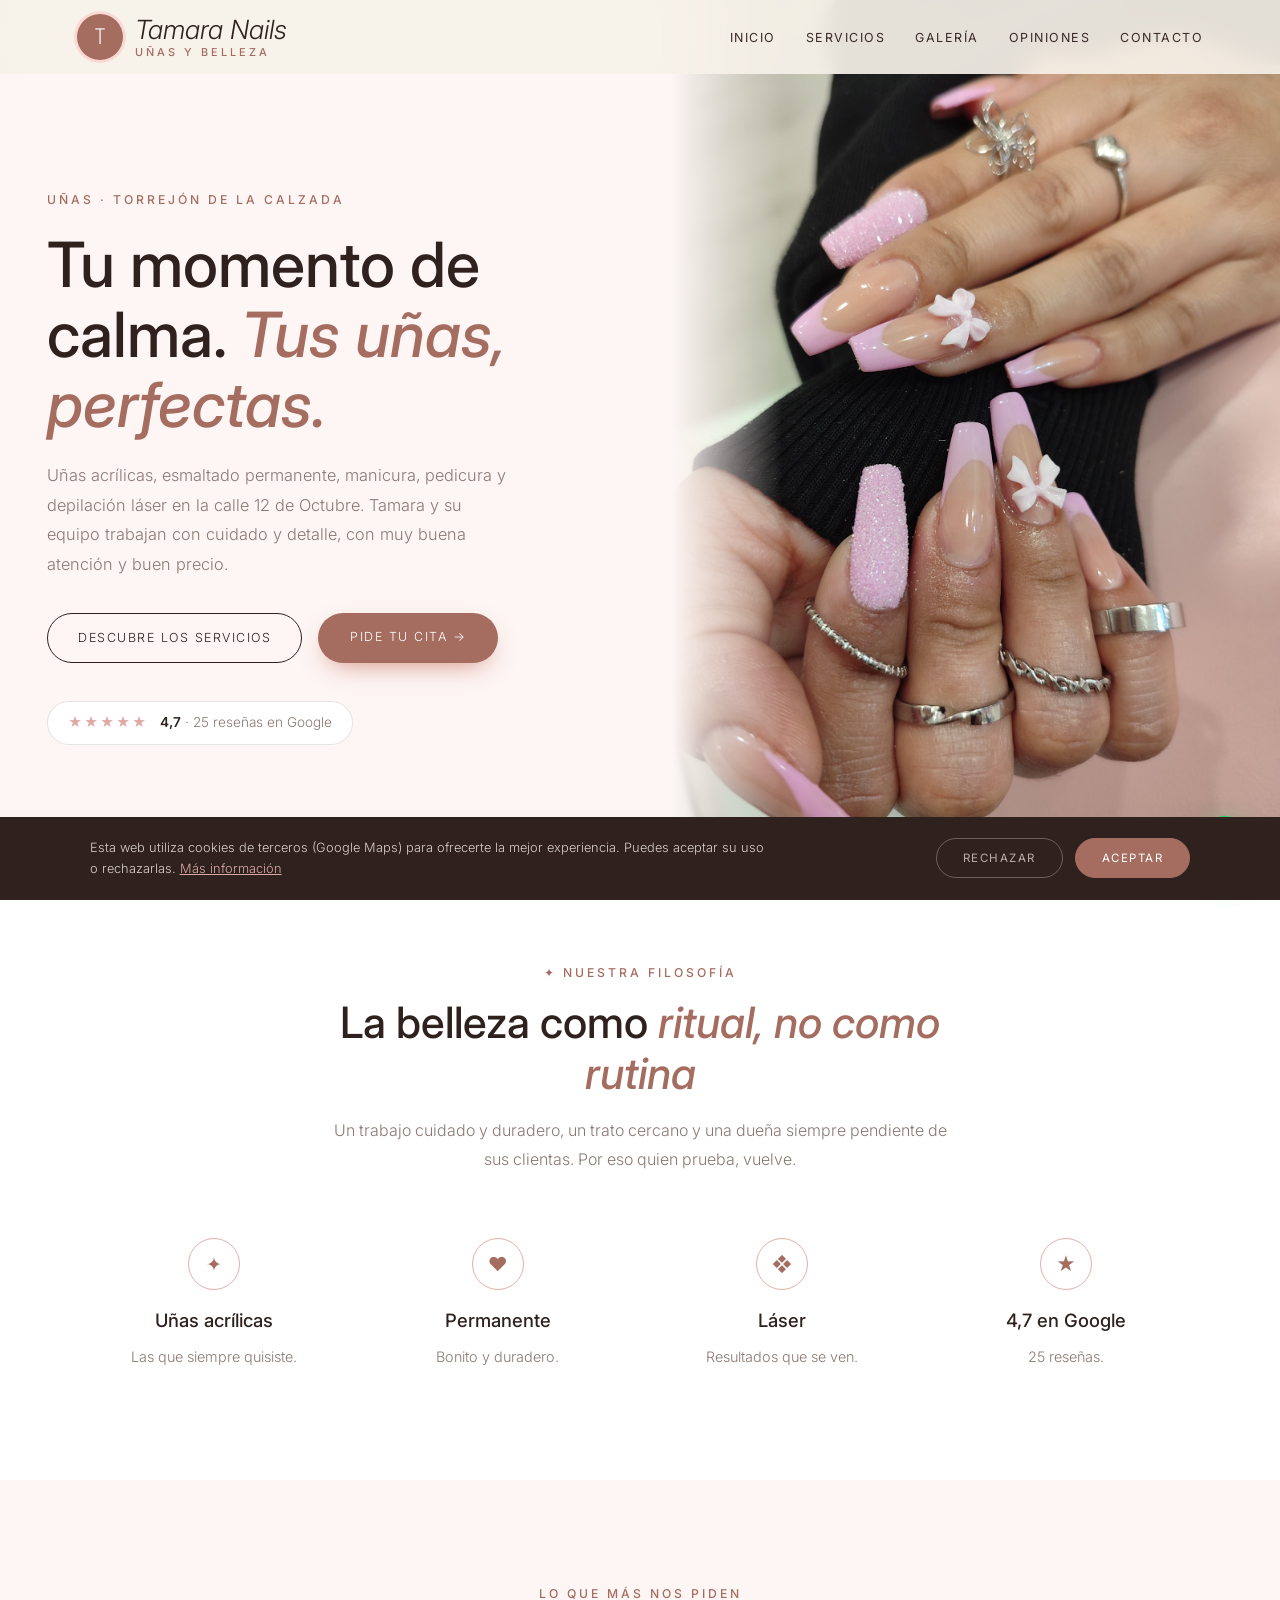
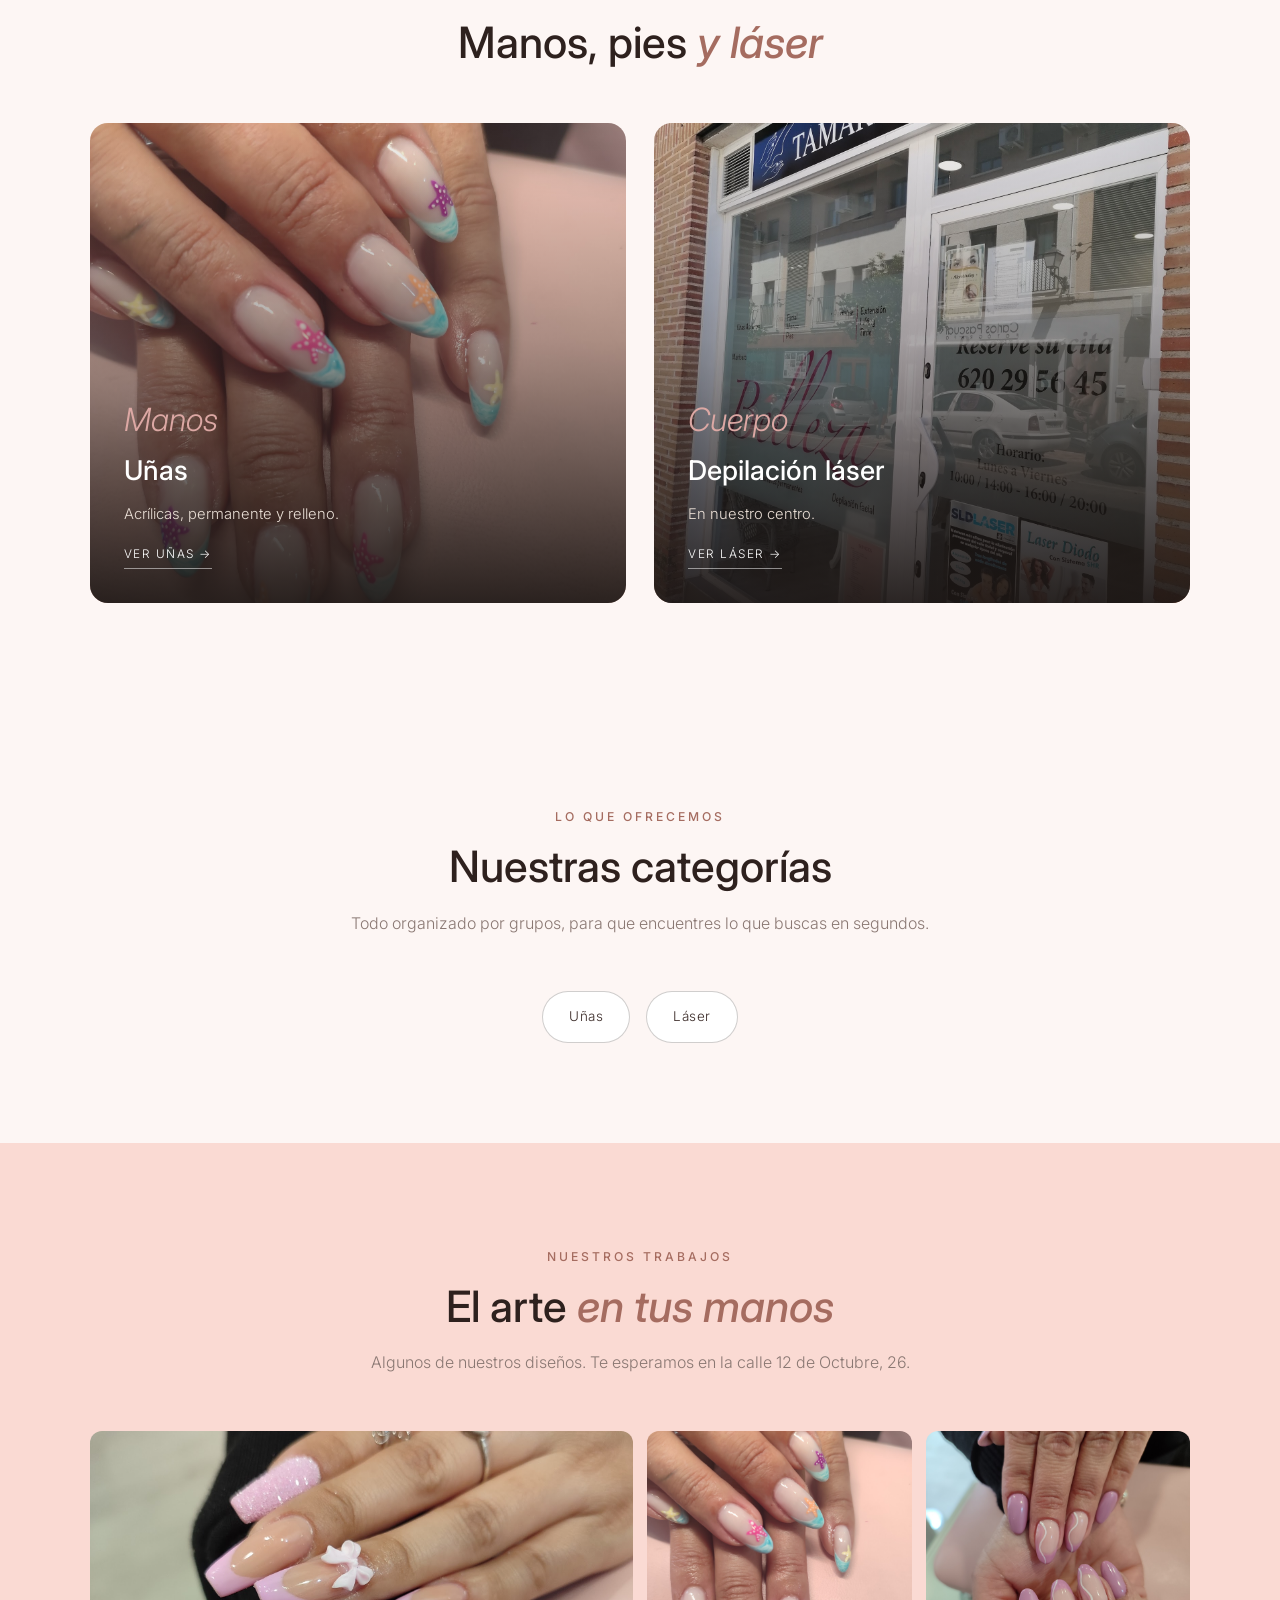
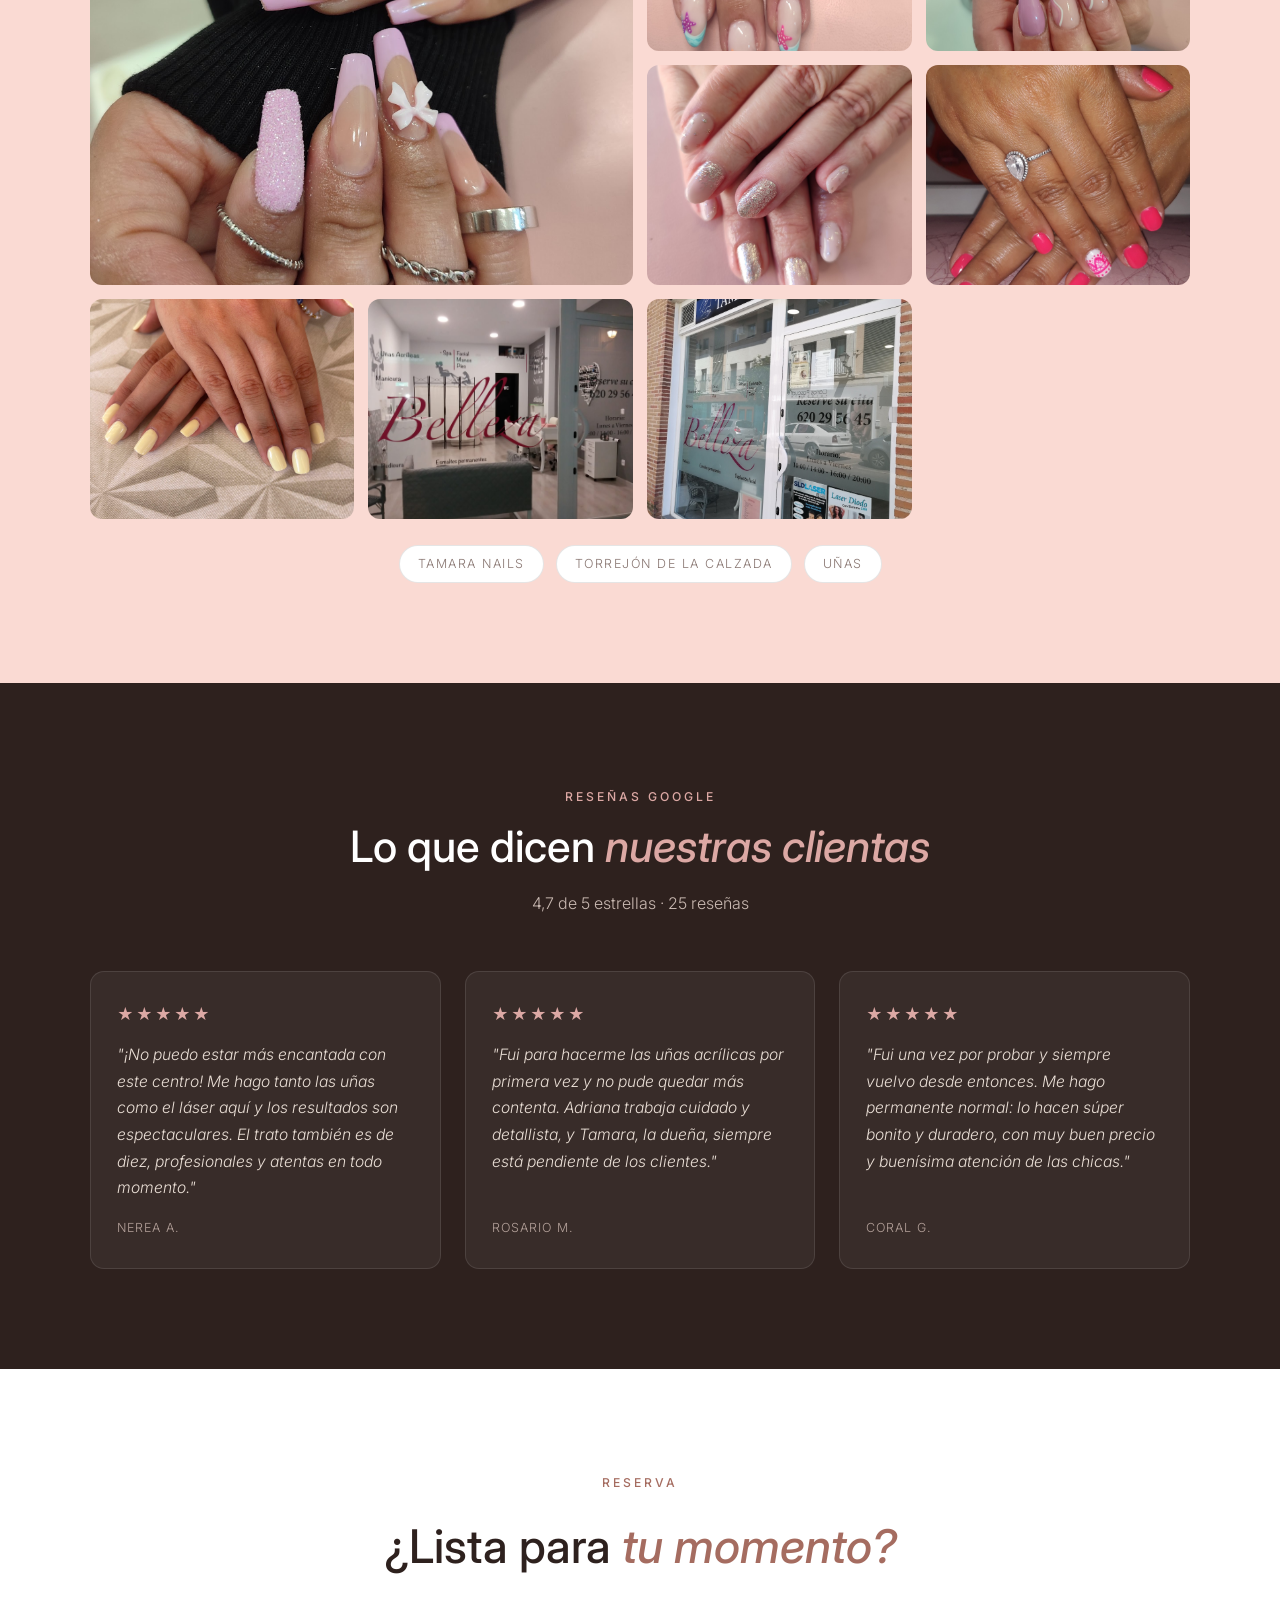
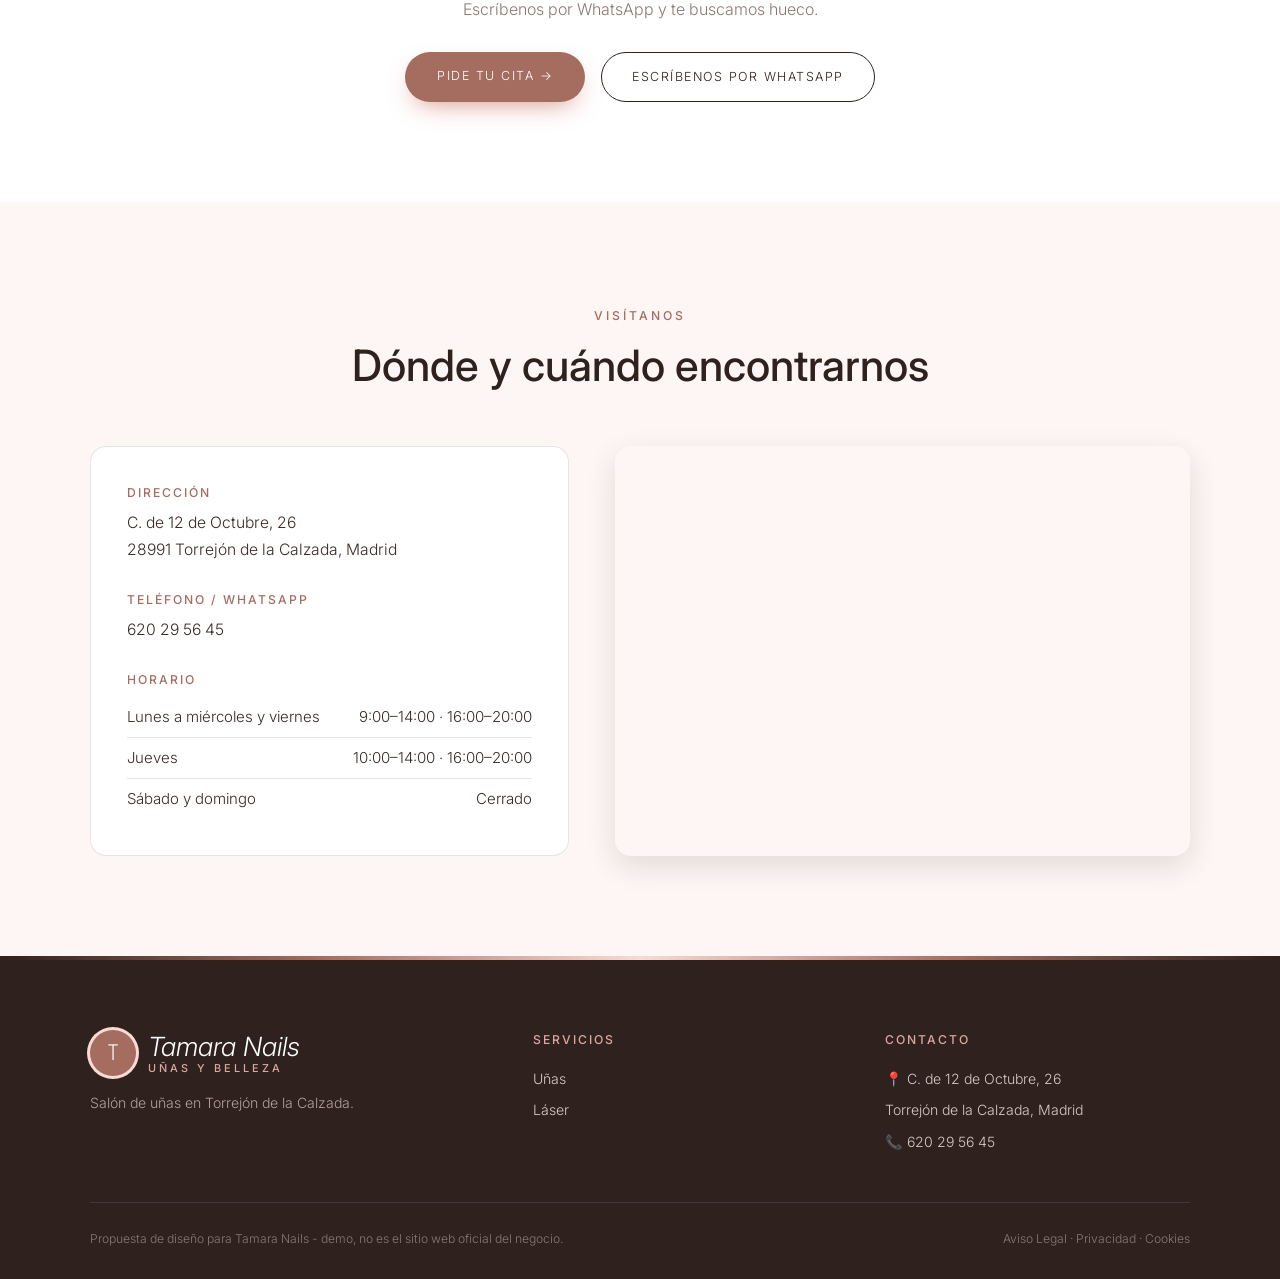
<file: index.html>
<!DOCTYPE html>
<html lang="es">
<head>
<meta charset="UTF-8">
<meta name="viewport" content="width=device-width, initial-scale=1.0">
<title>Tamara Nails — Uñas acrílicas, esmaltado permanente y láser en Torrejón de la Calzada</title>
<meta name="description" content="Tamara Nails, salón de manicura y pedicura en C. de 12 de Octubre 26, Torrejón de la Calzada. Uñas acrílicas, esmaltado permanente, relleno, manicura, pedicura y depilación láser. 4,7★ con 25 reseñas en Google.">
<meta name="theme-color" content="#2e211e">
<meta property="og:title" content="Tamara Nails · Torrejón de la Calzada">
<meta property="og:image" content="maps_03.jpg">

<link rel="preconnect" href="https://fonts.googleapis.com"><link rel="preconnect" href="https://fonts.gstatic.com" crossorigin><link href="https://fonts.googleapis.com/css2?family=Jost:wght@400;500&family=Inter:wght@300;400;500;600&display=swap" rel="stylesheet">
<link rel="stylesheet" href="styles.css">
</head>
<body>

<header id="header">
  <a href="index.html" class="logo" aria-label="Tamara Nails, inicio"><span class="logo-mark">T</span><span class="logo-text"><span class="script">Tamara Nails</span><small>uñas y belleza</small></span></a>
  <nav id="nav" aria-label="Navegación principal"><ul><li><a href="index.html#inicio">Inicio</a></li><li><a href="servicios.html">Servicios</a></li><li><a href="index.html#galeria">Galería</a></li><li><a href="index.html#opiniones">Opiniones</a></li><li><a href="index.html#contacto">Contacto</a></li></ul></nav><button class="nav-toggle" id="navToggle" aria-label="Abrir menú">☰</button>
</header>

<section class="hero" id="inicio">
  <div class="hero-text">
    <span class="eyebrow">Uñas · Torrejón de la Calzada</span>
    <h1>Tu momento de calma. <em>Tus uñas, perfectas.</em></h1>
    <p>Uñas acrílicas, esmaltado permanente, manicura, pedicura y depilación láser en la calle 12 de Octubre. Tamara y su equipo trabajan con cuidado y detalle, con muy buena atención y buen precio.</p>
    <div class="hero-ctas">
      <a href="servicios.html" class="btn-outline">Descubre los servicios</a>
      <a href="https://wa.me/34620295645?text=Hola%2C%20quiero%20pedir%20cita%20en%20Tamara%20Nails" class="btn-solid" target="_blank" rel="noopener">Pide tu cita →</a>
    </div>
    <a class="hero-rating" href="https://www.google.com/maps/search/?api=1&query=Tamara+Nails,+C.+de+12+de+Octubre+26,+Torrej%C3%B3n+de+la+Calzada" target="_blank" rel="noopener"><span class="stars">★★★★★</span><span><strong>4,7</strong> · 25 reseñas en Google</span></a>
  </div>
  <div class="hero-img"><img src="maps_03.jpg" alt="Uñas acrílicas en Tamara Nails, Torrejón de la Calzada" style="object-position:center 50%;"></div>
</section>

<section class="trust">
  <div class="section-head">
    <span class="eyebrow">✦ Nuestra filosofía</span>
    <h2>La belleza como <em>ritual, no como rutina</em></h2>
    <p>Un trabajo cuidado y duradero, un trato cercano y una dueña siempre pendiente de sus clientas. Por eso quien prueba, vuelve.</p>
  </div>
  <div class="trust-grid">
    <div class="trust-card"><span class="trust-ic">✦</span><h3>Uñas acrílicas</h3><p>Las que siempre quisiste.</p></div>
    <div class="trust-card"><span class="trust-ic">♥</span><h3>Permanente</h3><p>Bonito y duradero.</p></div>
    <div class="trust-card"><span class="trust-ic">❖</span><h3>Láser</h3><p>Resultados que se ven.</p></div>
    <div class="trust-card"><span class="trust-ic">★</span><h3>4,7 en Google</h3><p>25 reseñas.</p></div>
  </div>
</section>

<section class="worlds">
  <div class="section-head">
    <span class="eyebrow">Lo que más nos piden</span>
    <h2>Manos, pies <em>y láser</em></h2>
  </div>
  <div class="worlds-grid">
    <a href="servicios.html#unas" class="world-card"><img src="maps_07.jpg" alt="Uñas"><div class="world-text"><span class="script">Manos</span><h3>Uñas</h3><p>Acrílicas, permanente y relleno.</p><span class="world-link">Ver uñas →</span></div></a>
    <a href="servicios.html#laser" class="world-card"><img src="maps_08.jpg" alt="Depilación láser"><div class="world-text"><span class="script">Cuerpo</span><h3>Depilación láser</h3><p>En nuestro centro.</p><span class="world-link">Ver láser →</span></div></a>
  </div>
</section>

<section>
  <div class="section-head">
    <span class="eyebrow">Lo que ofrecemos</span>
    <h2>Nuestras categorías</h2>
    <p>Todo organizado por grupos, para que encuentres lo que buscas en segundos.</p>
  </div>
  <div class="cat-pills">
    <a href="servicios.html#unas" class="cat-pill">Uñas</a>
    <a href="servicios.html#laser" class="cat-pill">Láser</a>
  </div>
</section>

<section class="gallery-wrap" id="galeria">
  <div class="section-head">
    <span class="eyebrow">Nuestros trabajos</span>
    <h2>El arte <em>en tus manos</em></h2>
    <p>Algunos de nuestros diseños. Te esperamos en la calle 12 de Octubre, 26.</p>
  </div>
  <div class="gallery">
    <figure class="big"><img src="maps_03.jpg" alt="Uñas acrílicas rosa con lazos" loading="lazy"></figure>
    <figure><img src="maps_07.jpg" alt="Francesa con estrellas de mar" loading="lazy"></figure>
    <figure><img src="maps_10.jpg" alt="Uñas lila con líneas" loading="lazy"></figure>
    <figure><img src="maps_02.jpg" alt="Uñas con purpurina" loading="lazy"></figure>
    <figure><img src="maps_09.jpg" alt="Uñas fucsia con diseño" loading="lazy"></figure>
    <figure><img src="maps_04.jpg" alt="Manicura en tono vainilla" loading="lazy"></figure>
    <figure><img src="maps_01.jpg" alt="Interior de Tamara Nails" loading="lazy"></figure>
    <figure><img src="maps_08.jpg" alt="Fachada de Tamara Nails" loading="lazy"></figure>
  </div>
  <div class="brands"><span>Tamara Nails</span><span>Torrejón de la Calzada</span><span>Uñas</span></div>
</section>

<section class="reviews-wrap" id="opiniones">
  <div class="section-head">
    <span class="eyebrow">Reseñas Google</span>
    <h2>Lo que dicen <em>nuestras clientas</em></h2>
    <p>4,7 de 5 estrellas · 25 reseñas</p>
  </div>
  <div class="review-grid">
    <div class="review-card"><div class="stars">★★★★★</div><p>"¡No puedo estar más encantada con este centro! Me hago tanto las uñas como el láser aquí y los resultados son espectaculares. El trato también es de diez, profesionales y atentas en todo momento."</p><cite>Nerea A.</cite></div>
    <div class="review-card"><div class="stars">★★★★★</div><p>"Fui para hacerme las uñas acrílicas por primera vez y no pude quedar más contenta. Adriana trabaja cuidado y detallista, y Tamara, la dueña, siempre está pendiente de los clientes."</p><cite>Rosario M.</cite></div>
    <div class="review-card"><div class="stars">★★★★★</div><p>"Fui una vez por probar y siempre vuelvo desde entonces. Me hago permanente normal: lo hacen súper bonito y duradero, con muy buen precio y buenísima atención de las chicas."</p><cite>Coral G.</cite></div>
  </div>
</section>

<section class="cta-section">
  <span class="eyebrow">Reserva</span>
  <h2>¿Lista para <em>tu momento?</em></h2>
  <p>Escríbenos por WhatsApp y te buscamos hueco.</p>
  <div class="cta-row">
    <a href="https://wa.me/34620295645?text=Hola%2C%20quiero%20pedir%20cita%20en%20Tamara%20Nails" class="btn-solid" target="_blank" rel="noopener">Pide tu cita →</a>
    <a href="https://wa.me/34620295645?text=Hola%2C%20quiero%20pedir%20cita%20en%20Tamara%20Nails" class="btn-outline" target="_blank" rel="noopener">Escríbenos por WhatsApp</a>
  </div>
</section>

<section class="contact-section" id="contacto">
  <div class="section-head">
    <span class="eyebrow">Visítanos</span>
    <h2>Dónde y cuándo encontrarnos</h2>
  </div>
  <div class="contact-grid">
    <div class="contact-info">
      <div class="contact-block"><h3>Dirección</h3><p>C. de 12 de Octubre, 26<br>28991 Torrejón de la Calzada, Madrid</p></div>
      <div class="contact-block"><h3>Teléfono / WhatsApp</h3><p><a href="tel:+34620295645">620 29 56 45</a></p></div>
      <div class="contact-block"><h3>Horario</h3><ul class="hours-list"><li><span>Lunes a miércoles y viernes</span><span>9:00–14:00 · 16:00–20:00</span></li><li><span>Jueves</span><span>10:00–14:00 · 16:00–20:00</span></li><li><span>Sábado y domingo</span><span>Cerrado</span></li></ul></div>
      
    </div>
    <div class="contact-map">
      <iframe title="Mapa de Tamara Nails" src="https://www.google.com/maps?q=Tamara+Nails,+C.+de+12+de+Octubre+26,+Torrej%C3%B3n+de+la+Calzada&output=embed" width="100%" height="100%" style="border:0;" allowfullscreen="" loading="lazy" referrerpolicy="no-referrer-when-downgrade"></iframe>
    </div>
  </div>
</section>

<footer>
  <div class="footer-grid">
    <div class="footer-brand">
      <a href="index.html" class="logo light"><span class="logo-mark">T</span><span class="logo-text"><span class="script">Tamara Nails</span><small>uñas y belleza</small></span></a>
      <p>Salón de uñas en Torrejón de la Calzada.</p>
    </div>
    <div><h4>Servicios</h4><ul><li><a href="servicios.html#unas">Uñas</a></li><li><a href="servicios.html#laser">Láser</a></li></ul></div>
    <div><h4>Contacto</h4><ul><li>📍 C. de 12 de Octubre, 26</li><li>Torrejón de la Calzada, Madrid</li><li>📞 <a href="tel:+34620295645">620 29 56 45</a></li></ul></div>
  </div>
  <div class="footer-bottom">
    <span>Propuesta de diseño para Tamara Nails - demo, no es el sitio web oficial del negocio.</span>
    <span><a href="aviso-legal.html">Aviso Legal</a> &middot; <a href="politica-privacidad.html">Privacidad</a> &middot; <a href="politica-cookies.html">Cookies</a></span>
  </div>
</footer>

<div id="cookie-banner" class="cookie-banner"><p>Esta web utiliza cookies de terceros (Google Maps) para ofrecerte la mejor experiencia. Puedes aceptar su uso o rechazarlas. <a href="politica-cookies.html">Más información</a></p><div class="cookie-actions"><button onclick="setCookieChoice('rejected')" class="ck-reject">Rechazar</button><button onclick="setCookieChoice('accepted')" class="ck-accept">Aceptar</button></div></div>
<div class="social-fabs"><a class="wa-fab" href="https://wa.me/34620295645?text=Hola%2C%20quiero%20pedir%20cita%20en%20Tamara%20Nails" target="_blank" rel="noopener" aria-label="Escribir por WhatsApp"><svg width="28" height="28" viewBox="0 0 24 24" fill="white"><path d="M17.5 14.4c-.3-.1-1.8-.9-2-1s-.5-.1-.7.1-.8 1-.9 1.2-.3.2-.6.1a8.2 8.2 0 0 1-2.4-1.5 9 9 0 0 1-1.7-2.1c-.2-.3 0-.5.1-.6l.4-.5.3-.5v-.5l-.9-2.2c-.2-.6-.5-.5-.7-.5h-.6a1.1 1.1 0 0 0-.8.4 3.4 3.4 0 0 0-1 2.5 5.9 5.9 0 0 0 1.2 3.1 13.5 13.5 0 0 0 5.2 4.6c2.6 1 2.6.7 3.1.6a2.6 2.6 0 0 0 1.7-1.2 2.1 2.1 0 0 0 .2-1.2c-.1-.1-.3-.2-.6-.3ZM12 21.8a9.8 9.8 0 0 1-5-1.4l-.4-.2-3.7 1 1-3.6-.2-.4A9.8 9.8 0 1 1 12 21.8Zm8.4-18.3A11.8 11.8 0 0 0 1.8 17.7L.2 23.8l6.3-1.6a11.8 11.8 0 0 0 5.6 1.4A11.8 11.8 0 0 0 20.4 3.5Z"/></svg></a></div>
<script src="main.js"></script>
</body>
</html>
</file>
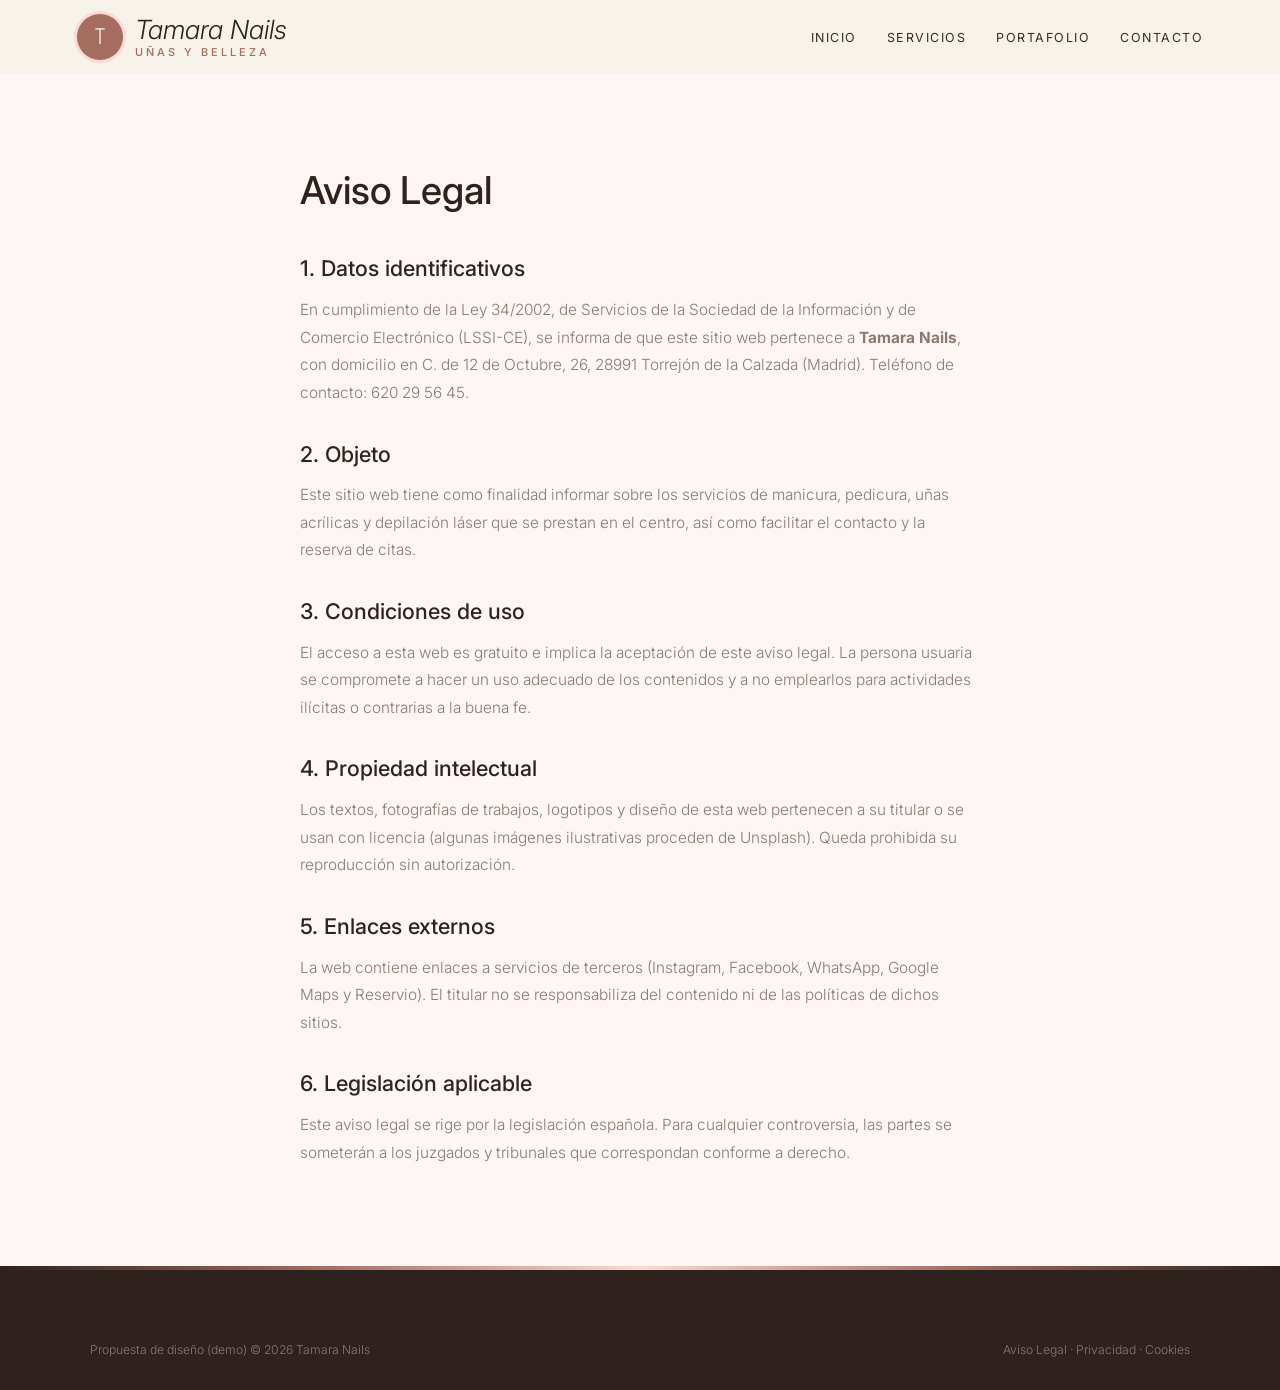
<file: aviso-legal.html>
<!DOCTYPE html>
<html lang="es">
<head>
<meta charset="UTF-8">
<meta name="viewport" content="width=device-width, initial-scale=1.0">
<title>Aviso Legal — Tamara Nails</title>
<meta name="robots" content="noindex">

<link rel="preconnect" href="https://fonts.googleapis.com">
<link href="https://fonts.googleapis.com/css2?family=Jost:wght@400;500&family=Inter:wght@300;400;500;600&display=swap" rel="stylesheet">
<link rel="stylesheet" href="styles.css">
</head>
<body>
<header id="header" class="scrolled">
  <a href="index.html" class="logo" aria-label="Tamara Nails, inicio">
    <span class="logo-mark">T</span>
    <span class="logo-text"><span class="script">Tamara Nails</span><small>uñas y belleza</small></span>
  </a>
  <nav id="nav" aria-label="Navegación principal">
    <ul>
      <li><a href="index.html#inicio">Inicio</a></li>
      <li><a href="servicios.html">Servicios</a></li>
      <li><a href="portafolio.html">Portafolio</a></li>
      <li><a href="index.html#contacto">Contacto</a></li>
    </ul>
  </nav>
  <button class="nav-toggle" id="navToggle" aria-label="Abrir menú">☰</button>
</header>
<main class="legal"><h1>Aviso Legal</h1>
<h2>1. Datos identificativos</h2>
<p>En cumplimiento de la Ley 34/2002, de Servicios de la Sociedad de la Información y de Comercio Electrónico (LSSI-CE), se informa de que este sitio web pertenece a <strong>Tamara Nails</strong>, con domicilio en C. de 12 de Octubre, 26, 28991 Torrejón de la Calzada (Madrid). Teléfono de contacto: 620 29 56 45.</p>
<h2>2. Objeto</h2>
<p>Este sitio web tiene como finalidad informar sobre los servicios de manicura, pedicura, uñas acrílicas y depilación láser que se prestan en el centro, así como facilitar el contacto y la reserva de citas.</p>
<h2>3. Condiciones de uso</h2>
<p>El acceso a esta web es gratuito e implica la aceptación de este aviso legal. La persona usuaria se compromete a hacer un uso adecuado de los contenidos y a no emplearlos para actividades ilícitas o contrarias a la buena fe.</p>
<h2>4. Propiedad intelectual</h2>
<p>Los textos, fotografías de trabajos, logotipos y diseño de esta web pertenecen a su titular o se usan con licencia (algunas imágenes ilustrativas proceden de Unsplash). Queda prohibida su reproducción sin autorización.</p>
<h2>5. Enlaces externos</h2>
<p>La web contiene enlaces a servicios de terceros (Instagram, Facebook, WhatsApp, Google Maps y Reservio). El titular no se responsabiliza del contenido ni de las políticas de dichos sitios.</p>
<h2>6. Legislación aplicable</h2>
<p>Este aviso legal se rige por la legislación española. Para cualquier controversia, las partes se someterán a los juzgados y tribunales que correspondan conforme a derecho.</p></main>
<footer>
  <div class="footer-bottom" style="margin-top:0">
    <span>Propuesta de diseño (demo) © 2026 Tamara Nails</span>
    <span><a href="aviso-legal.html">Aviso Legal</a> &middot; <a href="politica-privacidad.html">Privacidad</a> &middot; <a href="politica-cookies.html">Cookies</a></span>
  </div>
</footer>
<script src="main.js"></script>
</body>
</html>
</file>
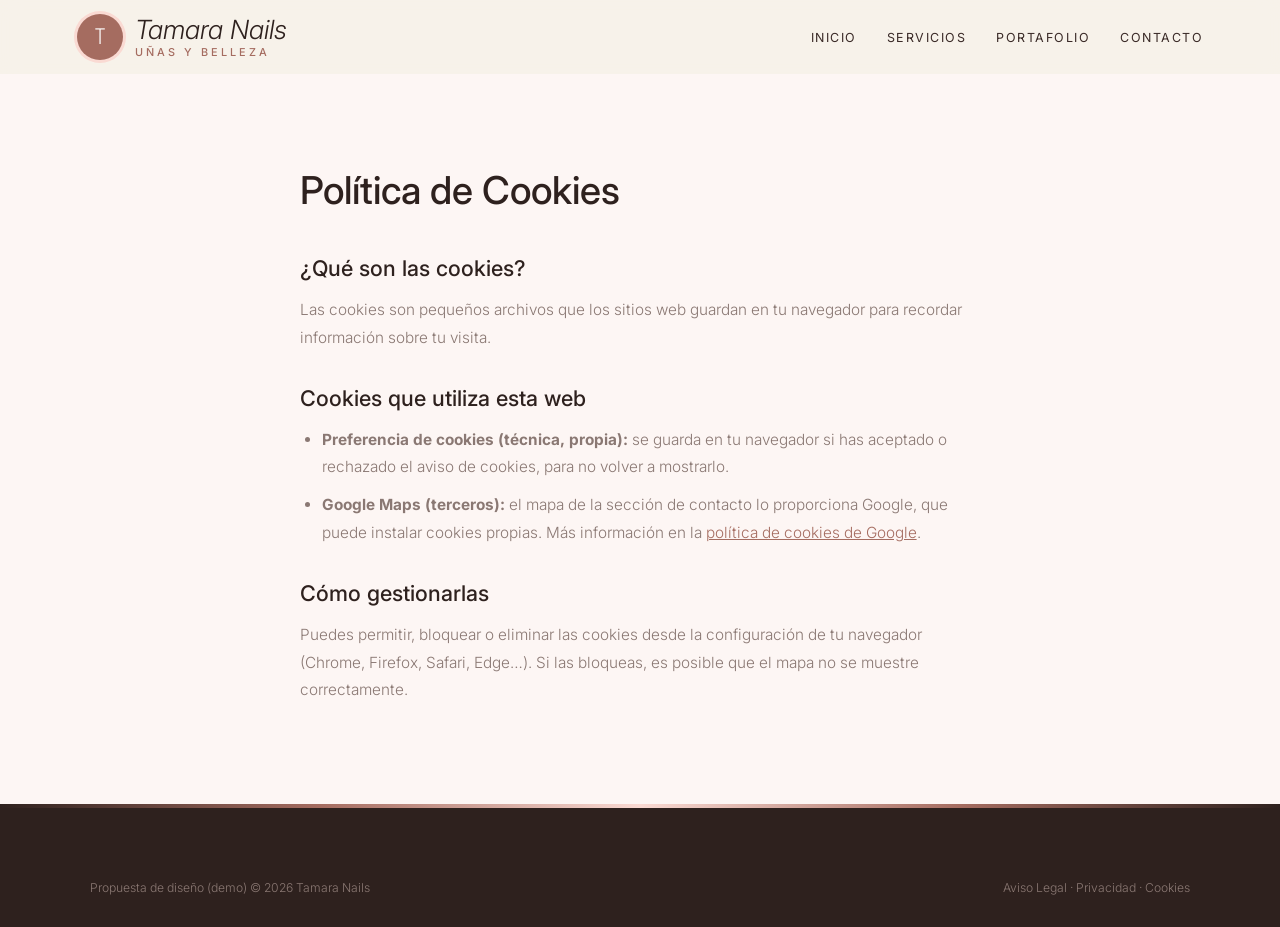
<file: politica-cookies.html>
<!DOCTYPE html>
<html lang="es">
<head>
<meta charset="UTF-8">
<meta name="viewport" content="width=device-width, initial-scale=1.0">
<title>Política de Cookies — Tamara Nails</title>
<meta name="robots" content="noindex">

<link rel="preconnect" href="https://fonts.googleapis.com">
<link href="https://fonts.googleapis.com/css2?family=Jost:wght@400;500&family=Inter:wght@300;400;500;600&display=swap" rel="stylesheet">
<link rel="stylesheet" href="styles.css">
</head>
<body>
<header id="header" class="scrolled">
  <a href="index.html" class="logo" aria-label="Tamara Nails, inicio">
    <span class="logo-mark">T</span>
    <span class="logo-text"><span class="script">Tamara Nails</span><small>uñas y belleza</small></span>
  </a>
  <nav id="nav" aria-label="Navegación principal">
    <ul>
      <li><a href="index.html#inicio">Inicio</a></li>
      <li><a href="servicios.html">Servicios</a></li>
      <li><a href="portafolio.html">Portafolio</a></li>
      <li><a href="index.html#contacto">Contacto</a></li>
    </ul>
  </nav>
  <button class="nav-toggle" id="navToggle" aria-label="Abrir menú">☰</button>
</header>
<main class="legal"><h1>Política de Cookies</h1>
<h2>¿Qué son las cookies?</h2>
<p>Las cookies son pequeños archivos que los sitios web guardan en tu navegador para recordar información sobre tu visita.</p>
<h2>Cookies que utiliza esta web</h2>
<ul>
<li><strong>Preferencia de cookies (técnica, propia):</strong> se guarda en tu navegador si has aceptado o rechazado el aviso de cookies, para no volver a mostrarlo.</li>
<li><strong>Google Maps (terceros):</strong> el mapa de la sección de contacto lo proporciona Google, que puede instalar cookies propias. Más información en la <a href="https://policies.google.com/technologies/cookies" target="_blank" rel="noopener">política de cookies de Google</a>.</li>
</ul>
<h2>Cómo gestionarlas</h2>
<p>Puedes permitir, bloquear o eliminar las cookies desde la configuración de tu navegador (Chrome, Firefox, Safari, Edge…). Si las bloqueas, es posible que el mapa no se muestre correctamente.</p></main>
<footer>
  <div class="footer-bottom" style="margin-top:0">
    <span>Propuesta de diseño (demo) © 2026 Tamara Nails</span>
    <span><a href="aviso-legal.html">Aviso Legal</a> &middot; <a href="politica-privacidad.html">Privacidad</a> &middot; <a href="politica-cookies.html">Cookies</a></span>
  </div>
</footer>
<script src="main.js"></script>
</body>
</html>
</file>
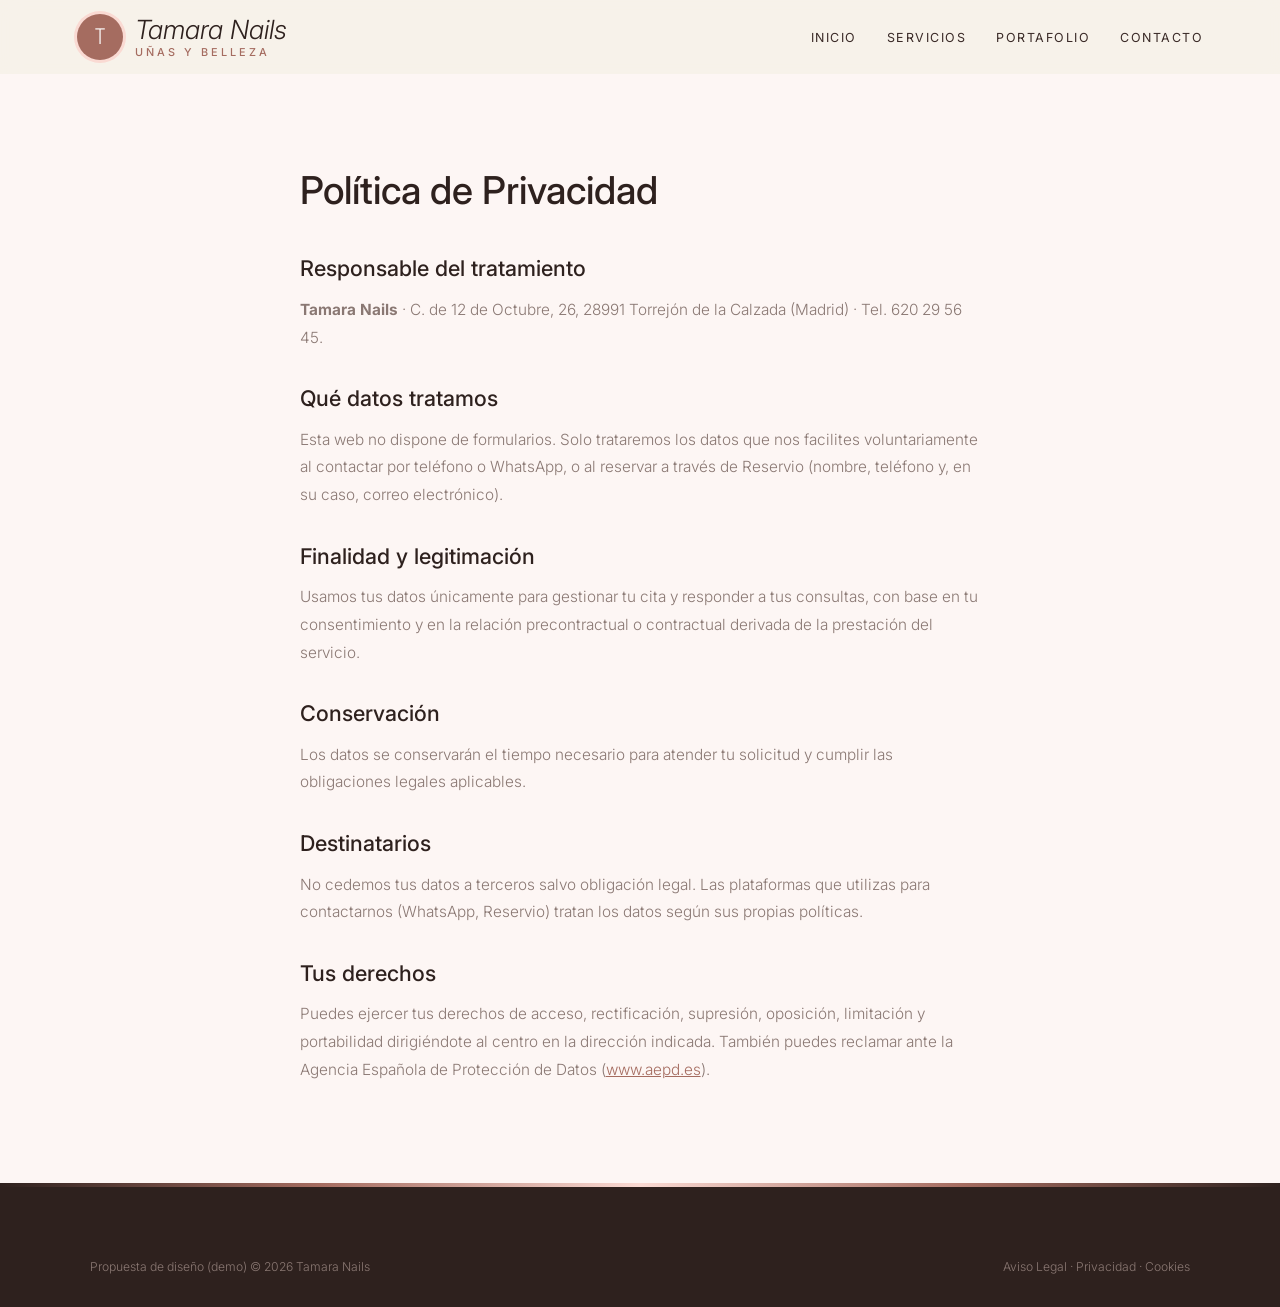
<file: politica-privacidad.html>
<!DOCTYPE html>
<html lang="es">
<head>
<meta charset="UTF-8">
<meta name="viewport" content="width=device-width, initial-scale=1.0">
<title>Política de Privacidad — Tamara Nails</title>
<meta name="robots" content="noindex">

<link rel="preconnect" href="https://fonts.googleapis.com">
<link href="https://fonts.googleapis.com/css2?family=Jost:wght@400;500&family=Inter:wght@300;400;500;600&display=swap" rel="stylesheet">
<link rel="stylesheet" href="styles.css">
</head>
<body>
<header id="header" class="scrolled">
  <a href="index.html" class="logo" aria-label="Tamara Nails, inicio">
    <span class="logo-mark">T</span>
    <span class="logo-text"><span class="script">Tamara Nails</span><small>uñas y belleza</small></span>
  </a>
  <nav id="nav" aria-label="Navegación principal">
    <ul>
      <li><a href="index.html#inicio">Inicio</a></li>
      <li><a href="servicios.html">Servicios</a></li>
      <li><a href="portafolio.html">Portafolio</a></li>
      <li><a href="index.html#contacto">Contacto</a></li>
    </ul>
  </nav>
  <button class="nav-toggle" id="navToggle" aria-label="Abrir menú">☰</button>
</header>
<main class="legal"><h1>Política de Privacidad</h1>
<h2>Responsable del tratamiento</h2>
<p><strong>Tamara Nails</strong> · C. de 12 de Octubre, 26, 28991 Torrejón de la Calzada (Madrid) · Tel. 620 29 56 45.</p>
<h2>Qué datos tratamos</h2>
<p>Esta web no dispone de formularios. Solo trataremos los datos que nos facilites voluntariamente al contactar por teléfono o WhatsApp, o al reservar a través de Reservio (nombre, teléfono y, en su caso, correo electrónico).</p>
<h2>Finalidad y legitimación</h2>
<p>Usamos tus datos únicamente para gestionar tu cita y responder a tus consultas, con base en tu consentimiento y en la relación precontractual o contractual derivada de la prestación del servicio.</p>
<h2>Conservación</h2>
<p>Los datos se conservarán el tiempo necesario para atender tu solicitud y cumplir las obligaciones legales aplicables.</p>
<h2>Destinatarios</h2>
<p>No cedemos tus datos a terceros salvo obligación legal. Las plataformas que utilizas para contactarnos (WhatsApp, Reservio) tratan los datos según sus propias políticas.</p>
<h2>Tus derechos</h2>
<p>Puedes ejercer tus derechos de acceso, rectificación, supresión, oposición, limitación y portabilidad dirigiéndote al centro en la dirección indicada. También puedes reclamar ante la Agencia Española de Protección de Datos (<a href="https://www.aepd.es" target="_blank" rel="noopener">www.aepd.es</a>).</p></main>
<footer>
  <div class="footer-bottom" style="margin-top:0">
    <span>Propuesta de diseño (demo) © 2026 Tamara Nails</span>
    <span><a href="aviso-legal.html">Aviso Legal</a> &middot; <a href="politica-privacidad.html">Privacidad</a> &middot; <a href="politica-cookies.html">Cookies</a></span>
  </div>
</footer>
<script src="main.js"></script>
</body>
</html>
</file>
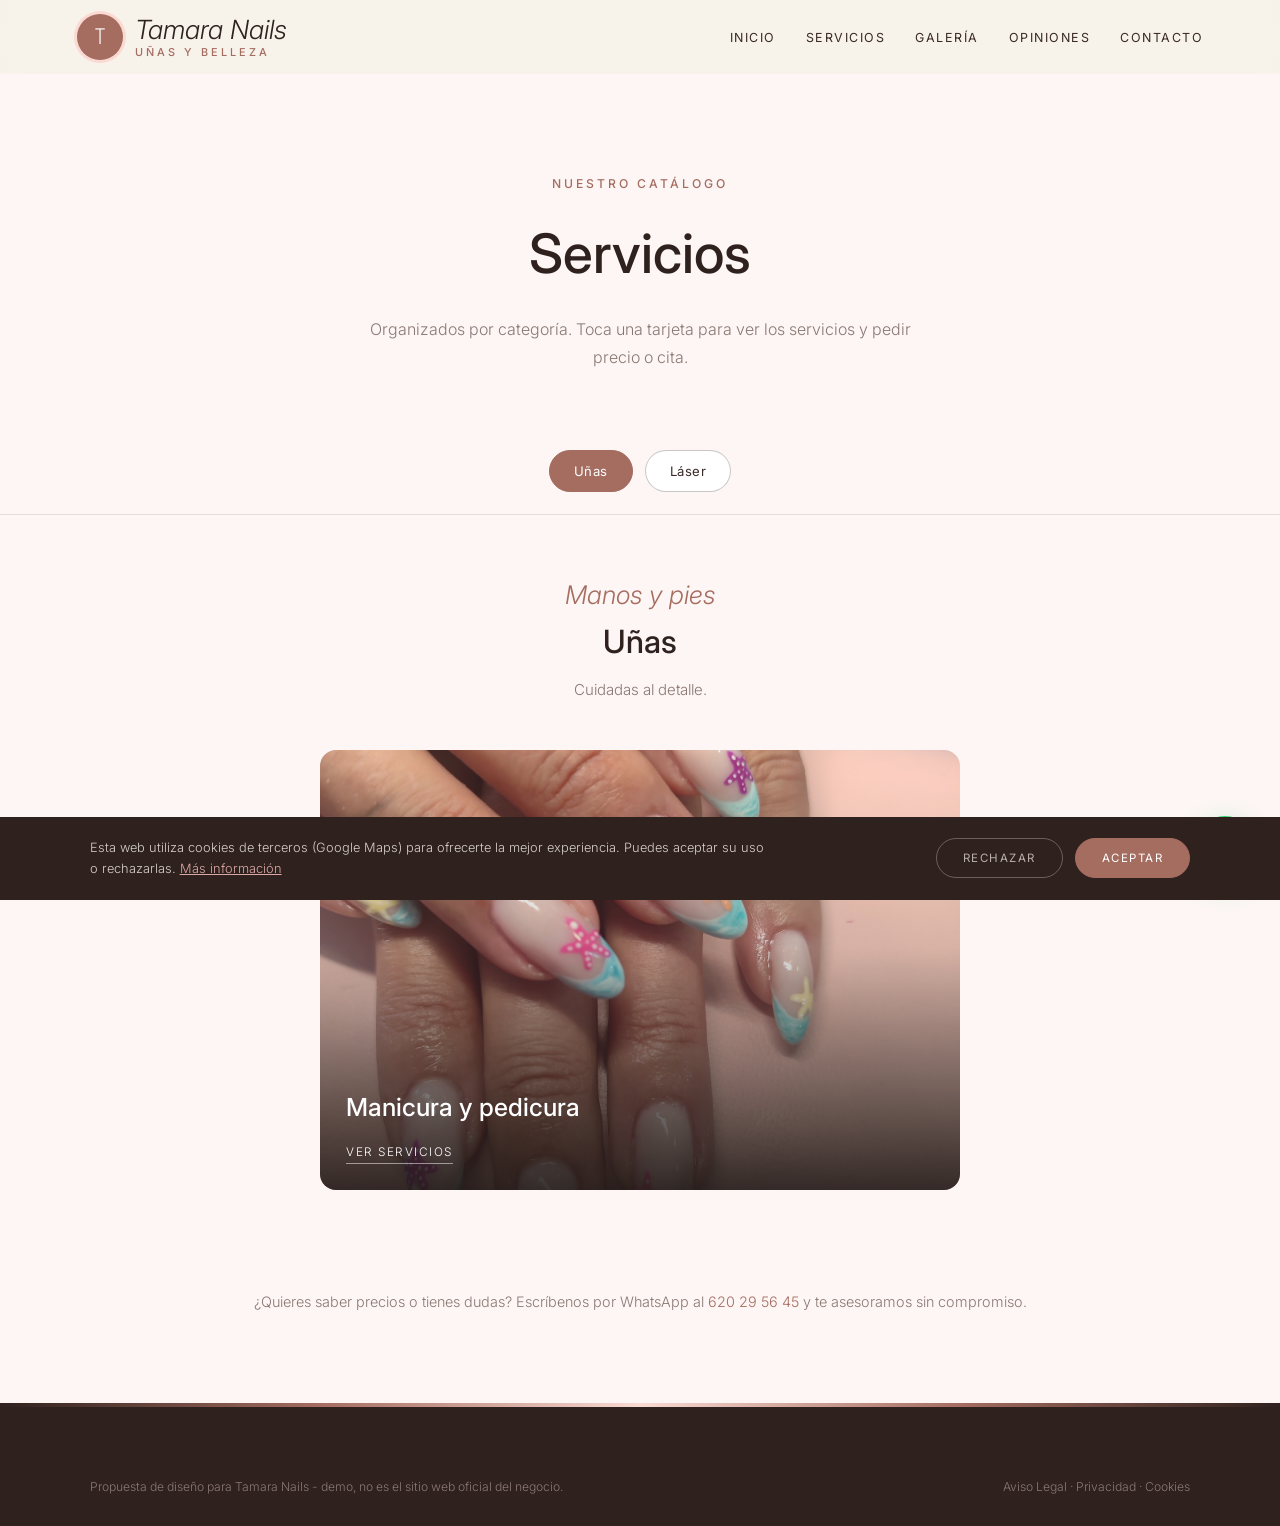
<file: servicios.html>
<!DOCTYPE html>
<html lang="es">
<head>
<meta charset="UTF-8">
<meta name="viewport" content="width=device-width, initial-scale=1.0">
<title>Servicios — Tamara Nails · Torrejón de la Calzada</title>
<meta name="description" content="Servicios de Tamara Nails en Torrejón de la Calzada.">

<link rel="preconnect" href="https://fonts.googleapis.com"><link rel="preconnect" href="https://fonts.gstatic.com" crossorigin><link href="https://fonts.googleapis.com/css2?family=Jost:wght@400;500&family=Inter:wght@300;400;500;600&display=swap" rel="stylesheet">
<link rel="stylesheet" href="styles.css">
</head>
<body>

<header id="header" class="scrolled">
  <a href="index.html" class="logo" aria-label="Tamara Nails, inicio"><span class="logo-mark">T</span><span class="logo-text"><span class="script">Tamara Nails</span><small>uñas y belleza</small></span></a>
  <nav id="nav" aria-label="Navegación principal"><ul><li><a href="index.html#inicio">Inicio</a></li><li><a href="servicios.html">Servicios</a></li><li><a href="index.html#galeria">Galería</a></li><li><a href="index.html#opiniones">Opiniones</a></li><li><a href="index.html#contacto">Contacto</a></li></ul></nav><button class="nav-toggle" id="navToggle" aria-label="Abrir menú">☰</button>
</header>

<div class="page-hero">
  <span class="eyebrow">Nuestro catálogo</span>
  <h1>Servicios</h1>
  <p>Organizados por categoría. Toca una tarjeta para ver los servicios y pedir precio o cita.</p>
</div>

<div class="tabs">
  <button class="tab-btn active" data-tab="unas">Uñas</button>
  <button class="tab-btn" data-tab="laser">Láser</button>
  
</div>

<div class="tab-panel active" id="unas">
  <div class="tab-intro"><span class="script">Manos y pies</span><h2>Uñas</h2><p>Cuidadas al detalle.</p></div>
  <div class="cat-grid single">
    <div class="cat-card" onclick="openModal('unas')"><img src="maps_07.jpg" alt="Manicura y pedicura" loading="lazy"><div class="cat-card-text"><h3>Manicura y pedicura</h3><span>Ver servicios</span></div></div>
  </div>
</div>

<div class="tab-panel" id="laser">
  <div class="tab-intro"><span class="script">Cuerpo</span><h2>Depilación láser</h2><p>Resultados espectaculares.</p></div>
  <div class="cat-grid single">
    <div class="cat-card" onclick="openModal('laser')"><img src="maps_08.jpg" alt="Depilación láser" loading="lazy"><div class="cat-card-text"><h3>Depilación láser</h3><span>Ver servicios</span></div></div>
  </div>
</div>


<p class="services-note">¿Quieres saber precios o tienes dudas? Escríbenos por WhatsApp al <a href="https://wa.me/34620295645" target="_blank" rel="noopener" style="color:var(--red)">620 29 56 45</a> y te asesoramos sin compromiso.</p>

<div class="modal-overlay" id="modal-unas"><div class="modal">
  <button class="modal-close" onclick="closeModal('unas')" aria-label="Cerrar">×</button>
  <h3>Manicura y pedicura</h3><p class="modal-sub">Manos y pies</p>
  <div class="svc-row"><div><div class="svc-name">Uñas acrílicas</div><span class="svc-desc"></span></div><div class="svc-price">Consultar</div></div>
  <div class="svc-row"><div><div class="svc-name">Esmaltado permanente</div><span class="svc-desc"></span></div><div class="svc-price">Consultar</div></div>
  <div class="svc-row"><div><div class="svc-name">Relleno</div><span class="svc-desc"></span></div><div class="svc-price">Consultar</div></div>
  <div class="svc-row"><div><div class="svc-name">Manicura</div><span class="svc-desc"></span></div><div class="svc-price">Consultar</div></div>
  <div class="svc-row"><div><div class="svc-name">Pedicura</div><span class="svc-desc"></span></div><div class="svc-price">Consultar</div></div>
  <div class="svc-row"><div><div class="svc-name">Diseños</div><span class="svc-desc"></span></div><div class="svc-price">Consultar</div></div>
  <a class="modal-cta alt" href="https://wa.me/34620295645?text=Hola%2C%20quiero%20informaci%C3%B3n%20sobre%20manicura%20y%20pedicura" target="_blank" rel="noopener">Pedir cita por WhatsApp</a>
</div></div>

<div class="modal-overlay" id="modal-laser"><div class="modal">
  <button class="modal-close" onclick="closeModal('laser')" aria-label="Cerrar">×</button>
  <h3>Depilación láser</h3><p class="modal-sub">Cuerpo</p>
  <div class="svc-row"><div><div class="svc-name">Depilación láser</div><span class="svc-desc"></span></div><div class="svc-price">Consultar</div></div>
  <a class="modal-cta alt" href="https://wa.me/34620295645?text=Hola%2C%20quiero%20informaci%C3%B3n%20sobre%20depilaci%C3%B3n%20l%C3%A1ser" target="_blank" rel="noopener">Pedir cita por WhatsApp</a>
</div></div>


<footer>
  <div class="footer-bottom" style="margin-top:0">
    <span>Propuesta de diseño para Tamara Nails - demo, no es el sitio web oficial del negocio.</span>
    <span><a href="aviso-legal.html">Aviso Legal</a> &middot; <a href="politica-privacidad.html">Privacidad</a> &middot; <a href="politica-cookies.html">Cookies</a></span>
  </div>
</footer>

<div id="cookie-banner" class="cookie-banner"><p>Esta web utiliza cookies de terceros (Google Maps) para ofrecerte la mejor experiencia. Puedes aceptar su uso o rechazarlas. <a href="politica-cookies.html">Más información</a></p><div class="cookie-actions"><button onclick="setCookieChoice('rejected')" class="ck-reject">Rechazar</button><button onclick="setCookieChoice('accepted')" class="ck-accept">Aceptar</button></div></div>
<div class="social-fabs"><a class="wa-fab" href="https://wa.me/34620295645?text=Hola%2C%20quiero%20pedir%20cita%20en%20Tamara%20Nails" target="_blank" rel="noopener" aria-label="Escribir por WhatsApp"><svg width="28" height="28" viewBox="0 0 24 24" fill="white"><path d="M17.5 14.4c-.3-.1-1.8-.9-2-1s-.5-.1-.7.1-.8 1-.9 1.2-.3.2-.6.1a8.2 8.2 0 0 1-2.4-1.5 9 9 0 0 1-1.7-2.1c-.2-.3 0-.5.1-.6l.4-.5.3-.5v-.5l-.9-2.2c-.2-.6-.5-.5-.7-.5h-.6a1.1 1.1 0 0 0-.8.4 3.4 3.4 0 0 0-1 2.5 5.9 5.9 0 0 0 1.2 3.1 13.5 13.5 0 0 0 5.2 4.6c2.6 1 2.6.7 3.1.6a2.6 2.6 0 0 0 1.7-1.2 2.1 2.1 0 0 0 .2-1.2c-.1-.1-.3-.2-.6-.3ZM12 21.8a9.8 9.8 0 0 1-5-1.4l-.4-.2-3.7 1 1-3.6-.2-.4A9.8 9.8 0 1 1 12 21.8Zm8.4-18.3A11.8 11.8 0 0 0 1.8 17.7L.2 23.8l6.3-1.6a11.8 11.8 0 0 0 5.6 1.4A11.8 11.8 0 0 0 20.4 3.5Z"/></svg></a></div>
<script src="main.js"></script>
</body>
</html>
</file>
<file: styles.css>
:root{
  --cream:#fdf6f4; --paper:#ffffff; --tint:#fadad3; --ink:#3a2a27; --dark:#2e211e; --muted:#8a7873;
  --red:#a56c60; --red-dark:#8a5348; --teal:#a56c60; --gold:#dca8a4; --line:rgba(0,0,0,.1);
  --brand-gradient:linear-gradient(90deg,#2e211e,#a56c60,#fadad3,#a56c60,#2e211e);
}
*{margin:0;padding:0;box-sizing:border-box;}
html{scroll-behavior:smooth;}
body{font-family:'Inter',sans-serif;background:var(--cream);color:var(--ink);overflow-x:hidden;font-weight:300;line-height:1.6;}
a{text-decoration:none;color:inherit;}
h1,h2,h3{font-family:'Inter',serif;font-weight:500;}
h1 em,h2 em{font-style:italic;color:var(--red);}
img{max-width:100%;display:block;}
.script{font-family:'Inter',serif;font-style:italic;}

/* HEADER */
header{position:fixed;top:0;left:0;right:0;z-index:100;display:flex;justify-content:space-between;align-items:center;padding:14px 6%;background:rgba(247,241,233,.92);backdrop-filter:blur(10px);-webkit-backdrop-filter:blur(10px);transition:box-shadow .3s,padding .3s;}
header.scrolled{box-shadow:0 2px 24px rgba(28,22,20,.1);padding:8px 6%;}
.logo{display:flex;align-items:center;gap:12px;color:var(--dark);}
.logo-badge{width:58px;height:58px;border-radius:50%;object-fit:cover;box-shadow:0 0 0 2px var(--gold),0 6px 16px rgba(28,22,20,.15);transition:width .3s,height .3s;}
header.scrolled .logo-badge{width:46px;height:46px;}
.logo-text{display:flex;flex-direction:column;line-height:1;}
.logo-text .script{font-size:1.65rem;color:var(--dark);}
.logo-text small{font-size:.68rem;letter-spacing:3px;text-transform:uppercase;color:var(--red);margin-top:4px;font-weight:500;}
.logo.light .logo-text .script{color:#fff;}
.logo.light .logo-text small{color:var(--gold);}
nav ul{list-style:none;display:flex;gap:30px;}
nav a{font-size:.78rem;letter-spacing:1.5px;text-transform:uppercase;font-weight:400;position:relative;padding:4px 0;}
nav a::after{content:"";position:absolute;left:0;bottom:-2px;height:1px;width:100%;background:var(--red);transform:scaleX(0);transform-origin:right;transition:transform .3s;}
nav a:hover::after{transform:scaleX(1);transform-origin:left;}
.nav-toggle{display:none;font-size:1.6rem;background:none;border:none;color:var(--dark);cursor:pointer;}

/* BOTONES */
.btn-outline{display:inline-block;border:1px solid var(--dark);color:var(--dark);padding:14px 30px;font-size:.78rem;letter-spacing:1.5px;text-transform:uppercase;border-radius:40px;transition:all .25s;}
.btn-outline:hover{background:var(--dark);color:var(--cream);}
.btn-outline.light{border-color:rgba(255,255,255,.5);color:#fff;}
.btn-outline.light:hover{background:#fff;color:var(--dark);}
.btn-solid{display:inline-block;background:var(--red);color:#fff;padding:14px 32px;font-size:.78rem;letter-spacing:1.5px;text-transform:uppercase;border-radius:40px;transition:transform .25s,box-shadow .25s,background .25s;box-shadow:0 10px 26px -10px rgba(181,64,44,.6);}
.btn-solid:hover{transform:translateY(-2px);background:var(--red-dark);}

/* HERO */
.hero{min-height:95vh;display:grid;grid-template-columns:1.05fr .95fr;align-items:stretch;padding:0;}
.hero-text{display:flex;flex-direction:column;justify-content:center;padding:150px 7% 70px;}
.eyebrow{display:inline-block;color:var(--teal);text-transform:uppercase;letter-spacing:3px;font-size:.76rem;font-weight:500;}
.hero-text .eyebrow{margin-bottom:20px;}
.hero-text h1{font-size:clamp(2.4rem,5vw,3.9rem);line-height:1.12;margin-bottom:22px;color:var(--dark);}
.hero-text p{font-size:1.02rem;color:var(--muted);max-width:470px;line-height:1.8;margin-bottom:34px;}
.hero-ctas{display:flex;gap:16px;flex-wrap:wrap;}
.hero-rating{display:inline-flex;align-items:center;gap:12px;margin-top:38px;padding:10px 20px;border:1px solid var(--line);border-radius:40px;background:var(--paper);font-size:.85rem;color:var(--muted);align-self:flex-start;}
.hero-rating strong{color:var(--dark);font-weight:600;}
.stars{color:var(--gold);letter-spacing:2px;}
.hero-img{position:relative;overflow:hidden;}
.hero-img img{width:100%;height:100%;object-fit:cover;position:absolute;inset:0;}
.hero-img::after{content:"";position:absolute;inset:0;background:linear-gradient(90deg,var(--cream) 0%,rgba(247,241,233,0) 18%);}

/* SECCIONES */
section{padding:100px 7%;}
.section-head{text-align:center;max-width:640px;margin:0 auto 54px;}
.section-head h2{font-size:clamp(1.9rem,4vw,2.7rem);margin-top:12px;color:var(--dark);line-height:1.2;}
.section-head p{margin-top:16px;color:var(--muted);line-height:1.8;}

.trust{background:var(--paper);border-top:4px solid transparent;border-image:var(--brand-gradient) 1;}
.trust-grid{display:grid;grid-template-columns:repeat(auto-fit,minmax(230px,1fr));gap:36px;max-width:1150px;margin:0 auto;}
.trust-card{text-align:center;padding:10px;}
.trust-ic{display:inline-grid;place-items:center;width:52px;height:52px;border-radius:50%;border:1px solid rgba(181,64,44,.4);color:var(--red);font-size:1.2rem;margin-bottom:16px;}
.trust-card h3{font-size:1.15rem;color:var(--dark);margin-bottom:10px;}
.trust-card p{font-size:.9rem;color:var(--muted);line-height:1.7;}

/* DOS MUNDOS */
.worlds{background:var(--cream);}
.worlds-grid{display:grid;grid-template-columns:1fr 1fr;gap:28px;max-width:1150px;margin:0 auto;}
.world-card{position:relative;border-radius:18px;overflow:hidden;min-height:480px;display:flex;align-items:flex-end;color:#fff;}
.world-card img{position:absolute;inset:0;width:100%;height:100%;object-fit:cover;transition:transform .6s;}
.world-card:hover img{transform:scale(1.05);}
.world-card::after{content:"";position:absolute;inset:0;background:linear-gradient(to top,rgba(28,22,20,.92) 0%,rgba(28,22,20,.35) 55%,rgba(28,22,20,.05) 100%);}
.world-text{position:relative;z-index:2;padding:34px;}
.world-text .script{font-size:2rem;color:var(--gold);}
.world-text h3{font-size:1.7rem;margin:4px 0 10px;}
.world-text p{font-size:.92rem;color:#eadfd6;line-height:1.7;max-width:440px;}
.world-link{display:inline-block;margin-top:18px;font-size:.74rem;letter-spacing:1.5px;text-transform:uppercase;border-bottom:1px solid rgba(255,255,255,.5);padding-bottom:4px;}

/* PILLS */
.cat-pills{display:flex;flex-wrap:wrap;gap:16px;justify-content:center;max-width:1000px;margin:0 auto;}
.cat-pill{border:1px solid rgba(43,33,29,.22);padding:14px 26px;border-radius:30px;font-size:.84rem;letter-spacing:.5px;transition:all .2s;background:var(--paper);}
.cat-pill:hover{background:var(--red);color:#fff;border-color:var(--red);}

/* GALERIA */
.gallery-wrap{background:var(--tint);}
.gallery{max-width:1200px;margin:0 auto;display:grid;grid-template-columns:repeat(4,1fr);grid-auto-rows:220px;gap:14px;}
.gallery figure{overflow:hidden;border-radius:12px;margin:0;}
.gallery img{width:100%;height:100%;object-fit:cover;transition:transform .5s;}
.gallery figure:hover img{transform:scale(1.05);}
.gallery .big{grid-column:span 2;grid-row:span 2;}

/* RESEÑAS */
.reviews-wrap{background:var(--dark);color:#fff;position:relative;}
.reviews-wrap .section-head h2{color:#fff;}
.reviews-wrap .section-head h2 em{color:var(--gold);}
.reviews-wrap .section-head p{color:#c9b9b2;}
.reviews-wrap .eyebrow{color:var(--gold);}
.review-grid{display:grid;grid-template-columns:repeat(auto-fit,minmax(300px,1fr));gap:24px;max-width:1150px;margin:0 auto;}
.review-card{background:rgba(255,255,255,.05);border:1px solid rgba(255,255,255,.1);padding:30px 26px;border-radius:14px;display:flex;flex-direction:column;}
.review-card .stars{margin-bottom:14px;}
.review-card p{font-family:'Inter',serif;font-size:.98rem;color:#eadfd6;line-height:1.7;font-style:italic;margin-bottom:16px;flex:1;}
.review-card cite{font-size:.78rem;color:#b3a099;font-style:normal;text-transform:uppercase;letter-spacing:1px;}

/* CTA */
.cta-section{text-align:center;background:var(--paper);}
.cta-section h2{font-size:clamp(2rem,4vw,2.9rem);color:var(--dark);margin:14px 0 14px;}
.cta-section p{color:var(--muted);margin-bottom:30px;}
.cta-row{display:flex;gap:16px;justify-content:center;flex-wrap:wrap;}

/* CONTACTO */
.contact-section{background:var(--cream);}
.contact-grid{display:grid;grid-template-columns:1fr 1.2fr;gap:46px;max-width:1150px;margin:0 auto;align-items:stretch;}
.contact-info{display:flex;flex-direction:column;gap:26px;background:var(--paper);border:1px solid var(--line);border-radius:16px;padding:36px;}
.contact-block h3{font-family:'Inter',sans-serif;font-size:.76rem;text-transform:uppercase;letter-spacing:2px;color:var(--red);font-weight:500;margin-bottom:8px;}
.contact-block p{font-size:.98rem;color:var(--ink);line-height:1.7;}
.contact-block a:hover{color:var(--red);}
.hours-list{list-style:none;}
.hours-list li{display:flex;justify-content:space-between;gap:20px;padding:8px 0;border-bottom:1px solid var(--line);font-size:.94rem;}
.hours-list li:last-child{border-bottom:none;}
.contact-map{border-radius:16px;overflow:hidden;min-height:380px;box-shadow:0 10px 30px rgba(28,22,20,.12);}
.contact-map iframe{display:block;min-height:380px;}

/* FOOTER */
footer{background:var(--dark);color:#d9c9c5;padding:70px 7% 30px;border-top:4px solid transparent;border-image:var(--brand-gradient) 1;}
.footer-grid{display:grid;grid-template-columns:1.3fr 1fr 1fr;gap:46px;max-width:1200px;margin:0 auto;padding-bottom:40px;border-bottom:1px solid rgba(255,255,255,.1);}
.footer-brand p{font-size:.88rem;color:#b3a09a;margin-top:16px;}
footer h4{font-size:.76rem;text-transform:uppercase;letter-spacing:2px;color:var(--gold);margin-bottom:18px;font-weight:500;}
footer ul{list-style:none;}
footer li{margin-bottom:9px;font-size:.88rem;color:#d9c9c5;}
footer a:hover{color:var(--gold);}
.footer-bottom{max-width:1200px;margin:26px auto 0;display:flex;justify-content:space-between;flex-wrap:wrap;gap:10px;font-size:.76rem;color:#8a7873;}
.footer-bottom a{color:#8a7873;}

/* FABS */
.social-fabs{position:fixed;bottom:26px;right:26px;z-index:200;display:flex;flex-direction:column;gap:14px;align-items:center;}
.social-fabs a{width:52px;height:52px;border-radius:50%;display:flex;align-items:center;justify-content:center;box-shadow:0 10px 24px rgba(0,0,0,.2);transition:transform .2s;}
.social-fabs a:hover{transform:scale(1.08);}
.wa-fab{width:58px !important;height:58px !important;background:#25D366;box-shadow:0 10px 26px rgba(37,211,102,.45) !important;}
.ig-fab{background:radial-gradient(circle at 30% 110%,#fdf497 0%,#fdf497 5%,#fd5949 45%,#d6249f 60%,#285AEB 90%);}
.fb-fab{background:#1877F2;}

/* COOKIES */
.cookie-banner{display:none;position:fixed;bottom:0;left:0;right:0;z-index:300;background:var(--dark);padding:20px 7%;flex-wrap:wrap;align-items:center;justify-content:space-between;gap:16px;}
.cookie-banner p{font-size:.8rem;color:rgba(245,237,232,.85);line-height:1.7;max-width:680px;}
.cookie-banner p a{color:var(--gold);text-decoration:underline;}
.cookie-actions{display:flex;gap:12px;flex-shrink:0;}
.cookie-actions button{font-family:'Inter',sans-serif;font-size:.72rem;letter-spacing:1.5px;text-transform:uppercase;padding:12px 26px;cursor:pointer;border-radius:30px;}
.ck-reject{background:transparent;color:rgba(245,237,232,.7);border:1px solid rgba(245,237,232,.3);}
.ck-accept{background:var(--red);color:#fff;border:1px solid var(--red);}

/* PÁGINAS INTERIORES */
.page-hero{padding:170px 7% 60px;text-align:center;background:var(--cream);}
.page-hero h1{font-size:clamp(2.3rem,5vw,3.4rem);margin-top:14px;color:var(--dark);}
.page-hero p{color:var(--muted);max-width:580px;margin:18px auto 0;line-height:1.8;}
.tabs{position:sticky;top:74px;z-index:50;background:var(--cream);padding:18px 7% 22px;display:flex;gap:12px;justify-content:center;flex-wrap:wrap;border-bottom:1px solid var(--line);}
.tab-btn{border:1px solid rgba(43,33,29,.25);background:var(--paper);padding:12px 24px;border-radius:30px;font-family:'Inter',sans-serif;font-size:.82rem;letter-spacing:.5px;color:var(--ink);cursor:pointer;transition:all .2s;}
.tab-btn.active,.tab-btn:hover{background:var(--red);color:#fff;border-color:var(--red);}
.tab-panel{display:none;padding:60px 7% 100px;max-width:1200px;margin:0 auto;}
.tab-panel.active{display:block;animation:fadeIn .5s;}
@keyframes fadeIn{from{opacity:0;transform:translateY(12px)}to{opacity:1;transform:none}}
.tab-intro{text-align:center;max-width:600px;margin:0 auto 46px;}
.tab-intro .script{font-size:1.6rem;color:var(--red);}
.tab-intro h2{font-size:2rem;color:var(--dark);}
.tab-intro p{color:var(--muted);margin-top:10px;line-height:1.75;font-size:.94rem;}

.cat-grid{display:grid;grid-template-columns:repeat(auto-fit,minmax(280px,1fr));gap:28px;}
.cat-grid.single{grid-template-columns:1fr;max-width:640px;margin:0 auto;}
.cat-grid.single .cat-card{height:440px;}
.cat-card{position:relative;border-radius:16px;overflow:hidden;height:360px;cursor:pointer;background:var(--tint);}
.cat-card img{width:100%;height:100%;object-fit:cover;transition:transform .5s;}
.cat-card:hover img{transform:scale(1.06);}
.cat-card::after{content:'';position:absolute;inset:0;background:linear-gradient(to top,rgba(28,22,20,.88) 0%,rgba(28,22,20,.15) 55%,transparent 100%);}
.cat-card-text{position:absolute;bottom:0;left:0;right:0;padding:26px;z-index:2;}
.cat-card-text h3{color:#fff;font-size:1.55rem;margin-bottom:10px;}
.cat-card-text span{color:#fff;font-size:.74rem;text-transform:uppercase;letter-spacing:1.5px;border-bottom:1px solid rgba(255,255,255,.5);padding-bottom:4px;}

.modal-overlay{display:none;position:fixed;inset:0;background:rgba(28,22,20,.78);z-index:300;align-items:center;justify-content:center;padding:20px;}
.modal-overlay.open{display:flex;}
.modal{background:var(--paper);max-width:560px;width:100%;max-height:85vh;overflow-y:auto;border-radius:16px;padding:40px;position:relative;}
.modal-close{position:absolute;top:16px;right:20px;background:none;border:none;font-size:1.7rem;color:var(--ink);cursor:pointer;}
.modal h3{font-size:1.8rem;color:var(--dark);margin-bottom:6px;}
.modal .modal-sub{color:var(--muted);font-size:.86rem;margin-bottom:22px;}
.svc-row{display:flex;justify-content:space-between;align-items:center;padding:16px 0;border-bottom:1px solid var(--line);gap:16px;}
.svc-row:last-of-type{border-bottom:none;}
.svc-name{font-size:.98rem;color:var(--ink);font-weight:400;}
.svc-desc{font-size:.8rem;color:var(--muted);display:block;margin-top:3px;line-height:1.5;}
.svc-price{font-size:.72rem;color:var(--red);text-transform:uppercase;letter-spacing:1px;white-space:nowrap;font-weight:500;}
.modal-cta{display:block;text-align:center;background:var(--red);color:#fff;padding:14px;border-radius:30px;margin-top:26px;font-size:.8rem;text-transform:uppercase;letter-spacing:1.5px;}
.modal-cta.alt{background:#25D366;margin-top:10px;}
.services-note{text-align:center;color:var(--muted);font-size:.9rem;padding:0 7% 90px;}

.portfolio-grid{display:grid;grid-template-columns:repeat(auto-fill,minmax(260px,1fr));gap:18px;}
.portfolio-grid figure{border-radius:14px;overflow:hidden;aspect-ratio:4/5;cursor:zoom-in;background:var(--tint);}
.portfolio-grid img{width:100%;height:100%;object-fit:cover;transition:transform .5s;}
.portfolio-grid figure:hover img{transform:scale(1.05);}
.lightbox{display:none;position:fixed;inset:0;z-index:400;background:rgba(15,12,10,.94);align-items:center;justify-content:center;padding:30px;cursor:zoom-out;}
.lightbox.open{display:flex;}
.lightbox img{max-width:100%;max-height:90vh;border-radius:10px;}

.legal{max-width:860px;margin:0 auto;padding:160px 7% 90px;}
.legal h1{font-size:2.4rem;color:var(--dark);margin-bottom:26px;}
.legal h2{font-size:1.35rem;color:var(--dark);margin:30px 0 10px;}
.legal p,.legal li{color:var(--muted);line-height:1.8;margin-bottom:10px;font-size:.96rem;}
.legal ul{padding-left:22px;}
.legal a{color:var(--red);text-decoration:underline;}

@media(max-width:900px){
  .hero{grid-template-columns:1fr;}
  .hero-img{height:340px;order:-1;margin-top:82px;}
  .hero-img::after{background:linear-gradient(0deg,var(--cream) 0%,rgba(247,241,233,0) 25%);}
  .hero-text{padding:30px 6% 60px;}
  .worlds-grid{grid-template-columns:1fr;}
  .world-card{min-height:420px;}
  .gallery{grid-template-columns:repeat(2,1fr);grid-auto-rows:170px;}
  .gallery .big{grid-column:span 2;grid-row:span 2;}
  .footer-grid{grid-template-columns:1fr;gap:30px;}
  .contact-grid{grid-template-columns:1fr;}
  .contact-map,.contact-map iframe{min-height:300px;}
  nav{position:fixed;top:0;right:0;height:100vh;width:78%;max-width:300px;background:var(--cream);padding:110px 40px;transform:translateX(100%);transition:transform .4s;box-shadow:-10px 0 40px rgba(0,0,0,.12);}
  nav.open{transform:translateX(0);}
  nav ul{flex-direction:column;gap:26px;}
  .nav-toggle{display:block;position:relative;z-index:110;}
  section{padding:70px 6%;}
  .tabs{top:66px;overflow-x:auto;justify-content:flex-start;flex-wrap:nowrap;}
  .tab-btn{flex-shrink:0;}
  .page-hero{padding:140px 6% 40px;}
  .modal{padding:34px 24px;}
}
@media(max-width:520px){
  .logo-text .script{font-size:1.35rem;}
  .logo-badge{width:48px;height:48px;}
  .social-fabs{right:16px;bottom:16px;}
  .social-fabs a{width:46px;height:46px;}
}

.logo-mark{width:46px;height:46px;border-radius:50%;background:var(--red);color:#fff;display:grid;place-items:center;font-family:'Jost',serif;font-size:1.4rem;box-shadow:0 0 0 3px var(--tint);}
.brands{display:flex;flex-wrap:wrap;gap:12px;justify-content:center;margin-top:26px;}
.brands span{border:1px solid var(--line);border-radius:30px;padding:8px 18px;font-size:.78rem;letter-spacing:1.5px;text-transform:uppercase;color:var(--muted);background:var(--paper);}
</file>
